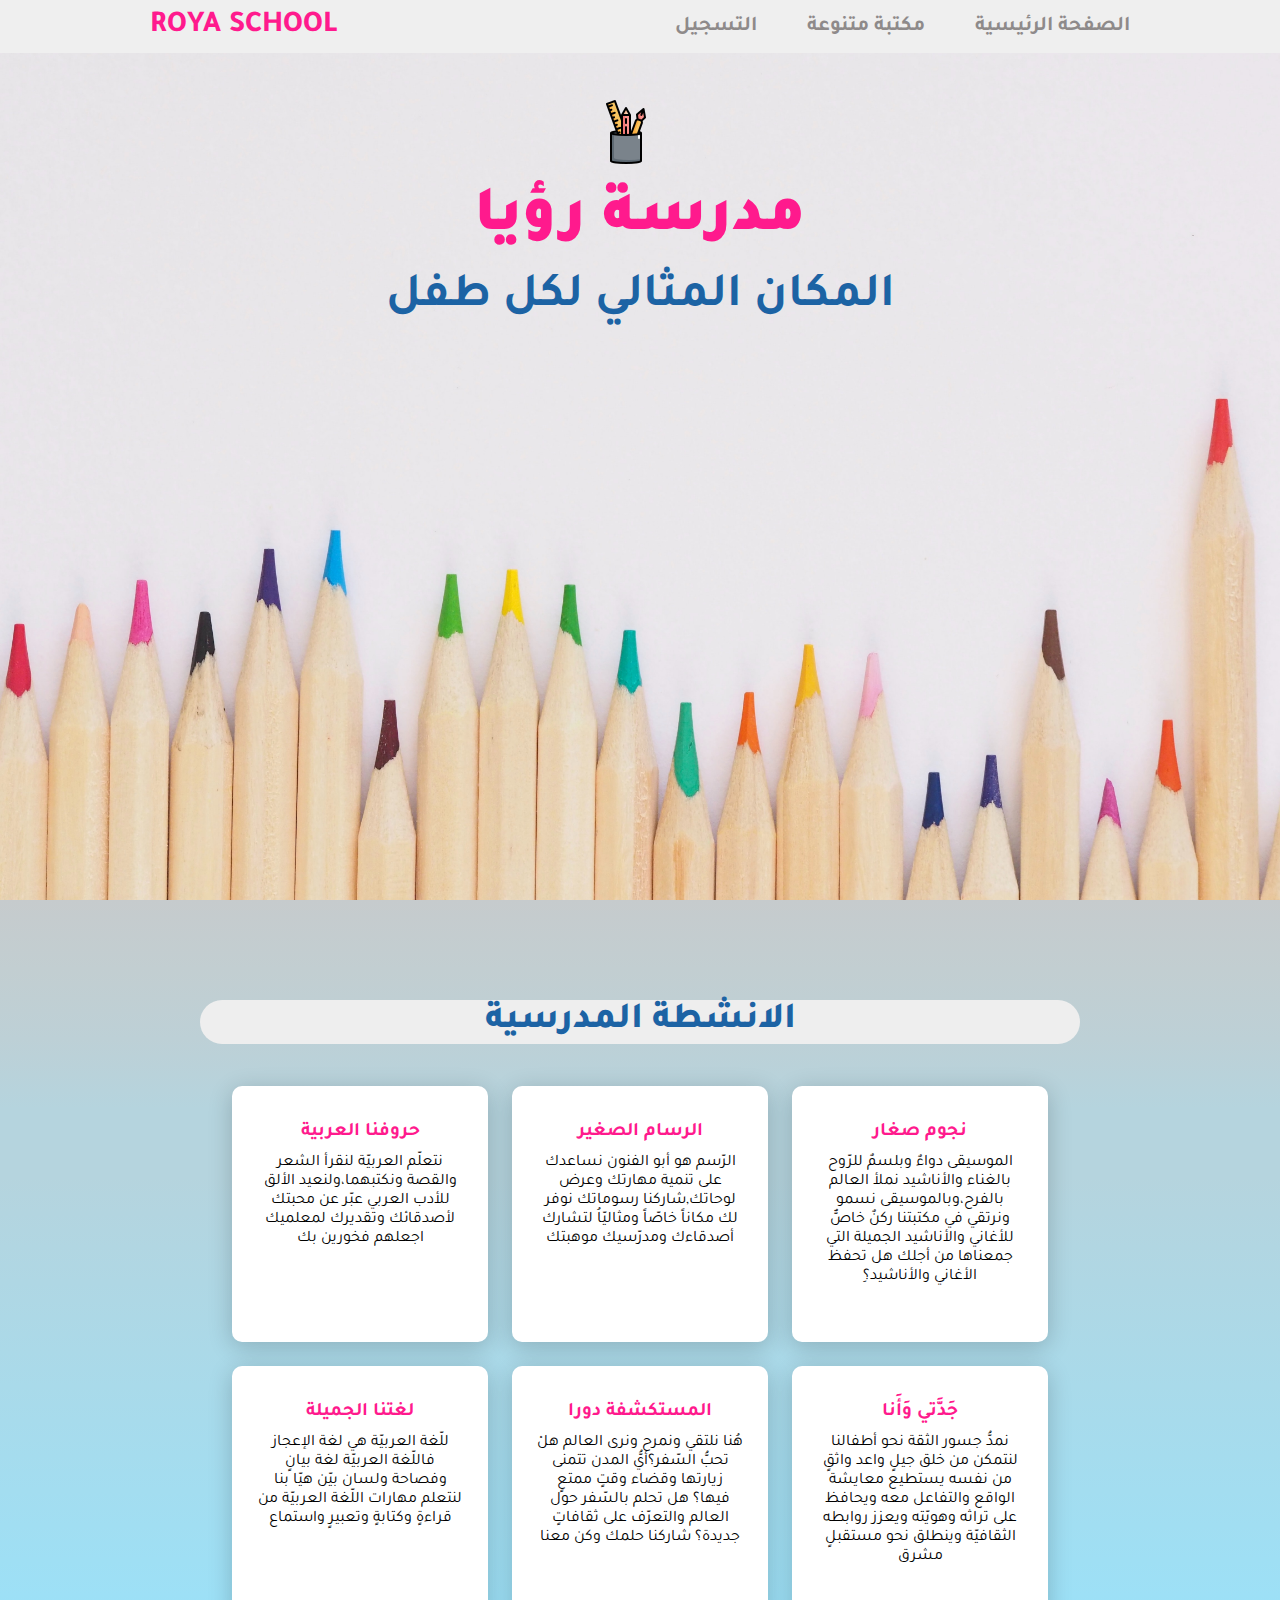
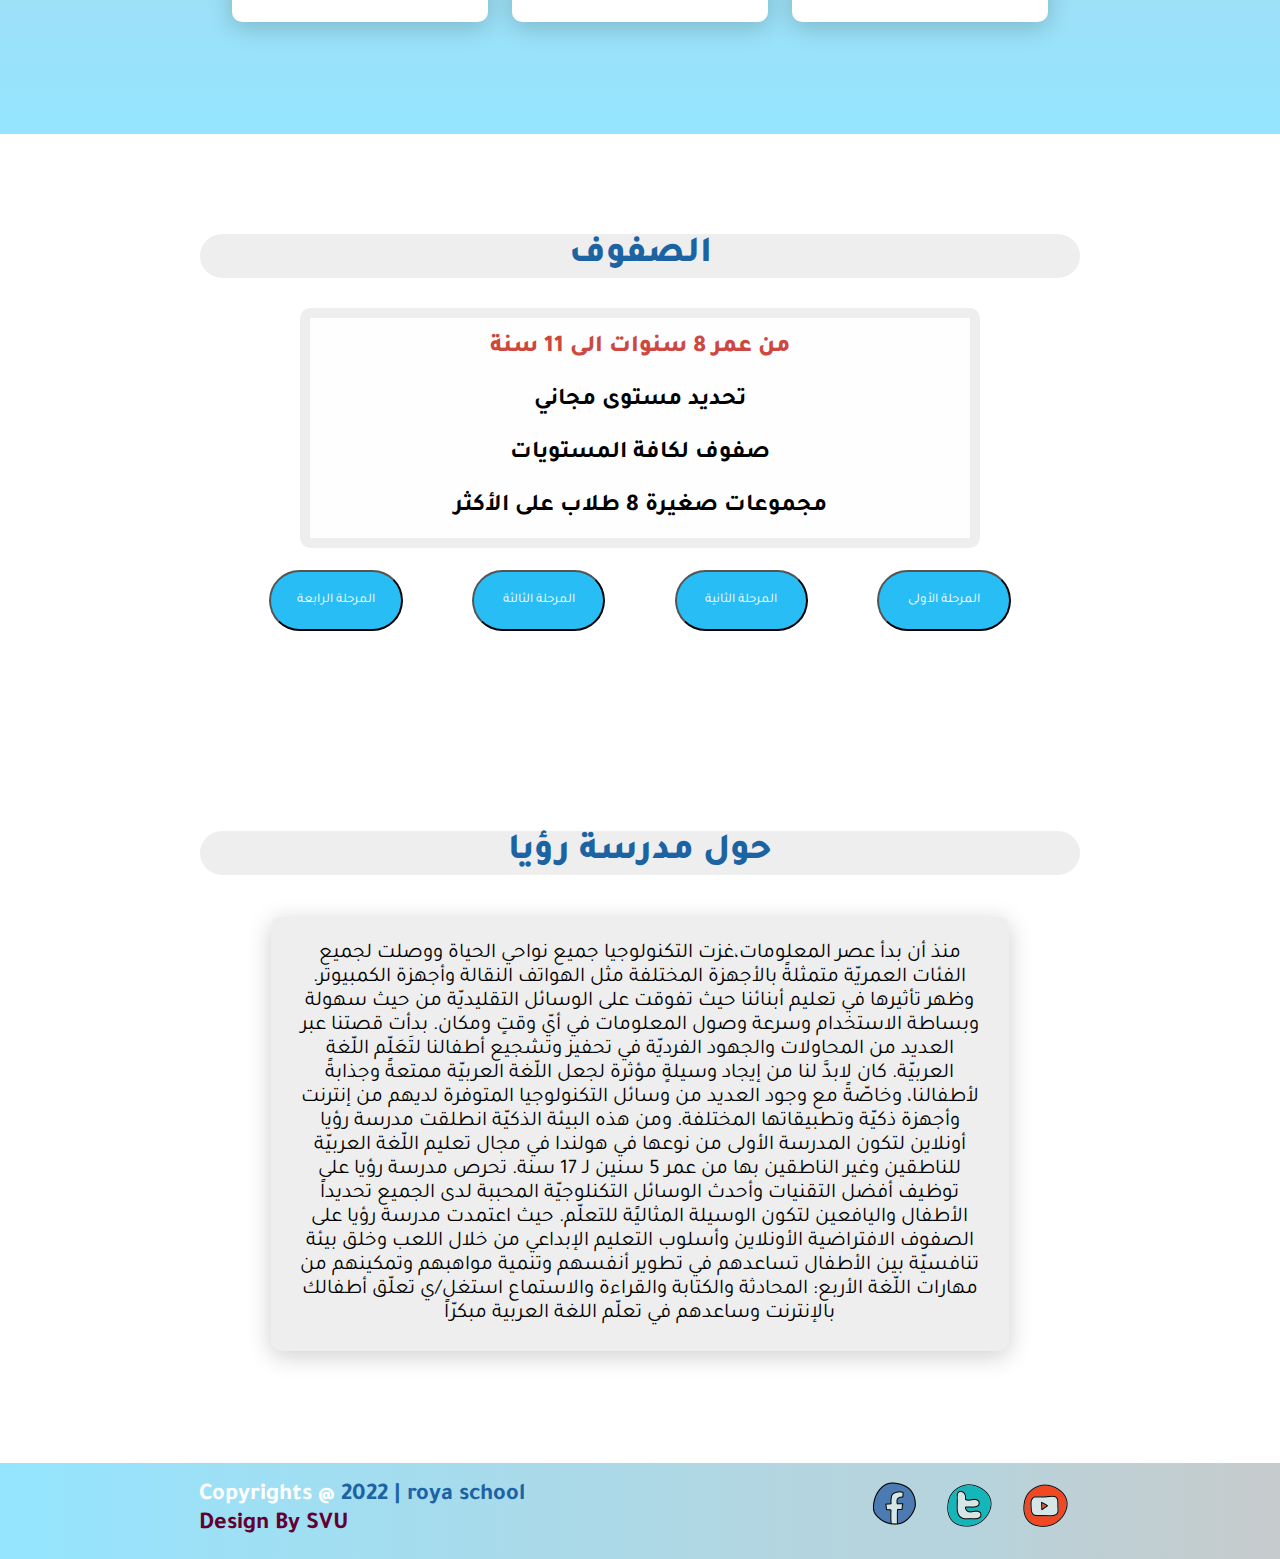
<file: index.html>
<!DOCTYPE html>
<html lang="en">

    <head>
        <meta charset="UTF-8">
        <meta http-equiv="X-UA-Compatible" content="IE=edge">
        <meta name="viewport" content="width=device-width, initial-scale=1.0">
        <link rel="preconnect" href="https://fonts.googleapis.com">
        <link rel="preconnect" href="https://fonts.gstatic.com" crossorigin>
        <link href="https://fonts.googleapis.com/css2?family=Cairo:wght@300;400&family=Tajawal:wght@300&display=swap"
            rel="stylesheet">
        <link rel="icon" href="../image/removbg-preview.png" type="image/icon type">
        <link rel="stylesheet" href="./CSS/index.css">
        <title> roya school - الرئيسية</title>
    </head>

    <body>
        <header>
            <a href="#" class="logo"> ROYA SCHOOL </a>
            <nav>
                <a href="./index.html"> الصفحة الرئيسية </a>
                <a href="./HTML/library.html"> مكتبة متنوعة </a>
                <a href="./HTML/register.html"> التسجيل</a>
            </nav>
        </header>
        <section class="first_sec">
            <div>
                <img src="./image/icons8-school-material-64 - Copy.png" />
                <h1>مدرسة رؤيا </h1>
                <h2> المكان المثالي لكل طفل </h2>
                <h3 class="change_t"> </h3>
            </div>
        </section>
        <section class="cards">
            <h2 class="title"> الانشطة المدرسية </h2>
            <div class="content">
                <div class="card">
                    <div class="info">
                        <h3> حروفنا العربية </h3>
                        <p>نتعلّم العربيّة لنقرأ الشعر والقصة ونكتبهما،ولنعيد الألق للأدب العربي
                            عبّر عن محبتك لأصدقائك وتقديرك لمعلميك اجعلهم فخورين بك
                        </p>
                    </div>
                </div>
                <div class="card">
                    <div>
                        <h3> الرسام الصغير </h3>
                        <p>الرّسم هو أبو الفنون نساعدك على تنمية مهارتك وعرض لوحاتك,شاركنا رسوماتك نوفر لك مكاناً خاصّاً
                            ومثاليّاُ لتشارك أصدقاءك ومدرّسيك موهبتك
                        </p>
                    </div>
                </div>
                <div class="card">
                    <div>
                        <h3> نجوم صغار </h3>
                        <p>
                            الموسيقى دواءٌ وبلسمٌ للرّوح بالغناء والأناشيد نملأ العالم بالفرح،وبالموسيقى نسمو ونرتقي في
                            مكتبتنا ركنٌ خاصٌّ للأغاني والأناشيد الجميلة التي جمعناها من أجلك
                            هل تحفظ الأغاني والأناشيد؟ِ
                        </p>
                    </div>
                </div>
                <div class="card">
                    <div>
                        <h3> لغتنا الجميلة </h3>
                        <P>
                            للّغة العربيّة هي لغة الإعجاز فاللّغة العربيّة لغة بيانٍ وفصاحة ولسان بيّن هيّا بنا لنتعلم
                            مهارات اللّغة العربيّة من قراءةٍ وكتابةٍ وتعبيرٍ واستماع
                        </p>
                    </div>
                </div>
                <div class="card">
                    <div>
                        <h3> المستكشفة دورا</h3>
                        <P>
                            هُنا نلتقي ونمرح ونرى العالم هلْ تحبُّ السّفر؟أيُّ المدن تتمنى زيارتها وقضاء وقتٍ ممتعٍ
                            فيها؟ هل تحلم بالسّفر حول العالم والتعرّف على ثقافاتٍ جديدة؟ شاركنا حلمك وكن معنا
                        </p>
                    </div>
                </div>
                <div class="card">
                    <div>
                        <h3> جَدَّتي وَأَنا </h3>
                        <p>
                            نمدُّ جسور الثقة نحو أطفالنا لنتمكن من خلق جيلٍ واعد واثقٍ من نفسه يستطيع معايشة الواقع
                            والتفاعل معه ويحافظ على تراثه وهويّته ويعزز روابطه الثقافيّة وينطلق نحو مستقبلٍ مشرق
                        </p>
                    </div>
                </div>
            </div>
        </section>
        <section class="projects">
            <h2 class="title"> الصفوف </h2>
            <div class="contentt">
                <h2 class="tt" id="1"> من عمر 8 سنوات الى 11 سنة </h2>
                <h2 id="2"> تحديد مستوى مجاني </h2>
                <h2 id="3"> صفوف لكافة المستويات </h2>
                <h2 id="4"> مجموعات صغيرة 8 طلاب على الأكثر </h2>
            </div>
            <div class="buttons">
                <button onclick="f_click1()"> المرحلة الأولى </button>
                <button onclick="f_click2()"> المرحلة الثانية </button>
                <button onclick="f_click3()"> المرحلة الثالثة </button>
                <button onclick="f_click4()"> المرحلة الرابعة </button>
            </div>
        </section>
        <section class="about">
            <h2 class="title"> حول مدرسة رؤيا </h2>
            <div class="content">
                <p>منذ أن بدأ عصر المعلومات،غزت التكنولوجيا جميع نواحي الحياة ووصلت لجميع الفئات العمريّة متمثلةً
                    بالأجهزة المختلفة مثل الهواتف النقالة وأجهزة الكمبيوتر. وظهر تأثيرها في تعليم أبنائنا حيث تفوقت على
                    الوسائل التقليديّة من حيث سهولة وبساطة الاستخدام وسرعة وصول المعلومات في أيّ وقتٍ ومكان.
                    بدأت قصتنا عبر العديد من المحاولات والجهود الفرديّة في تحفيز وتشجيع أطفالنا لتَعَلّم اللّغة
                    العربيّة. كان لابدَّ لنا من إيجاد وسيلةٍ مؤثرة لجعل اللّغة العربيّة ممتعةً وجذابةً لأطفالنا، وخاصّةً
                    مع وجود العديد من وسائل التكنولوجيا المتوفرة لديهم من إنترنت وأجهزة ذكيّة وتطبيقاتها المختلفة.
                    ومن هذه البيئة الذكيّة انطلقت مدرسة رؤيا أونلاين لتكون المدرسة الأولى من نوعها في هولندا في مجال
                    تعليم اللّغة العربيّة للناطقين وغير الناطقين بها من عمر 5 سنين لـ 17 سنة.
                    تحرص مدرسة رؤيا على توظيف أفضل التقنيات وأحدث الوسائل التكنلوجيّة المحببة لدى الجميع تحديداً
                    الأطفال واليافعين لتكون الوسيلة المثاليًة للتعلّم.
                    حيث اعتمدت مدرسة رؤيا على الصفوف الافتراضية الأونلاين وأسلوب التعليم الإبداعي من خلال اللعب وخلق
                    بيئة تنافسيّة بين الأطفال تساعدهم في تطوير أنفسهم وتنمية مواهبهم وتمكينهم من مهارات اللّغة الأربع:
                    المحادثة والكتابة والقراءة والاستماع
                    استغل/ي تعلّق أطفالك بالإنترنت وساعدهم في تعلّم اللغة العربية مبكرّاً
                </p>
            </div>
        </section>
        <footer class=" footer">
            <p class="footer_title">Copyrights @ <span> 2022 | roya school </span>
                <br> <span class="span2"> Design By SVU </span>
            </p>
            <div class="icons">
                <a href="#"><img src="./image/icons8-facebook-48.png"></a>
                <a href="#"><img src="./image/icons8-old-twitter-logo-48.png"></a>
                <a href="#"><img src="./image/icons8-youtube-48.png"></a>
            </div>
        </footer>
        <script src="../JS/index.js"></script>
    </body>

</html>
</file>
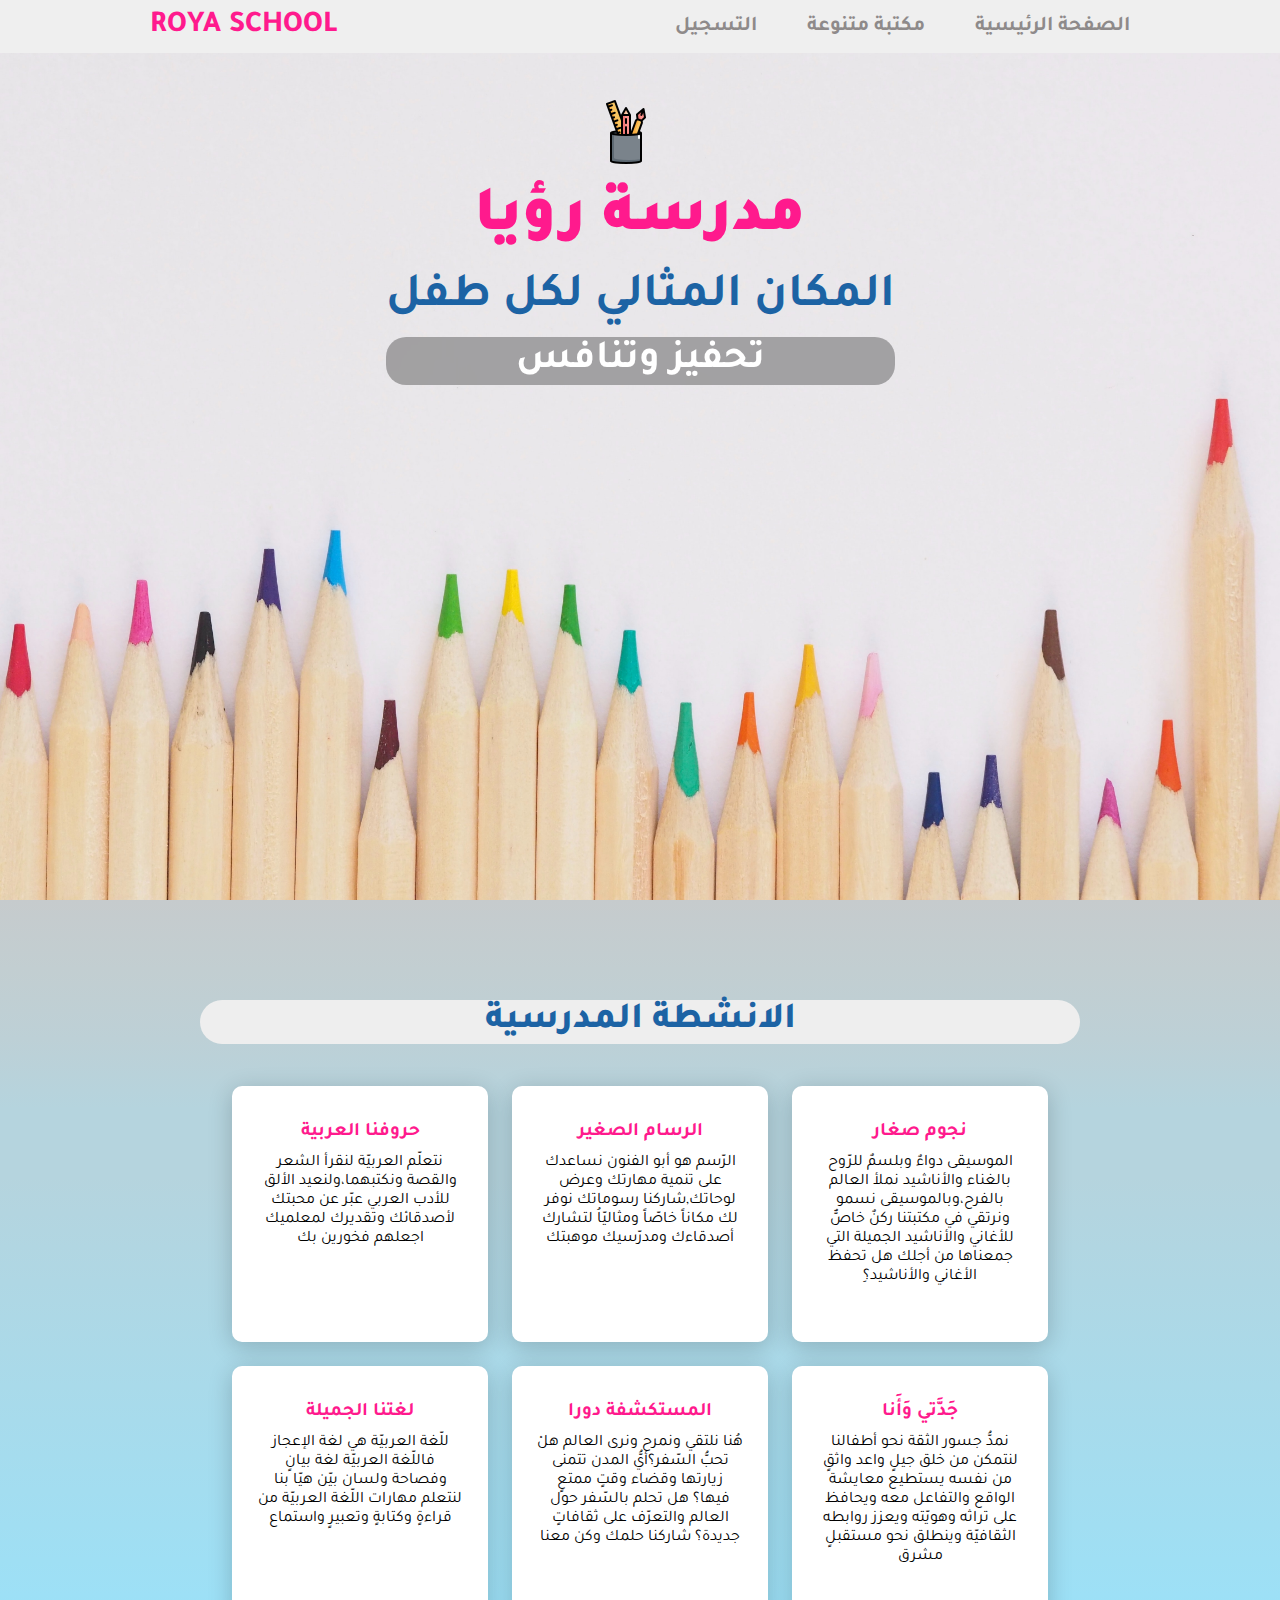
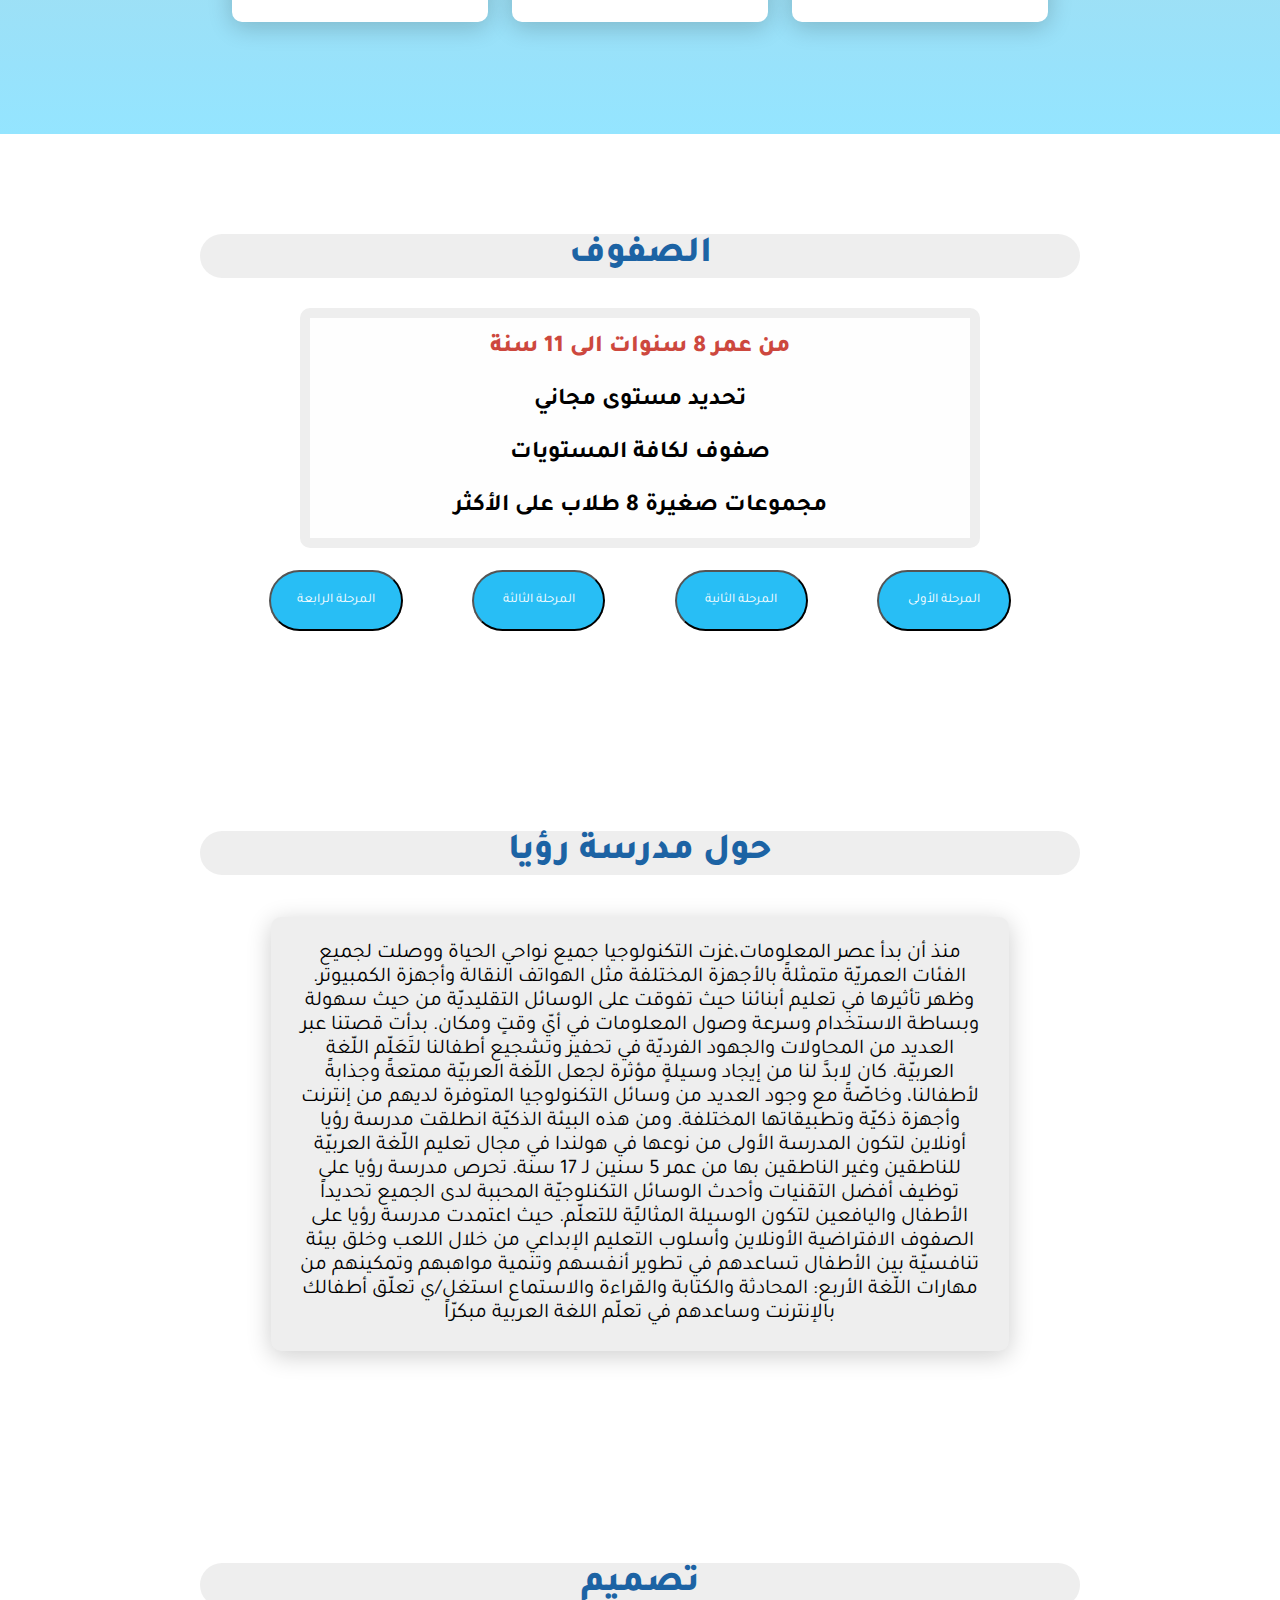
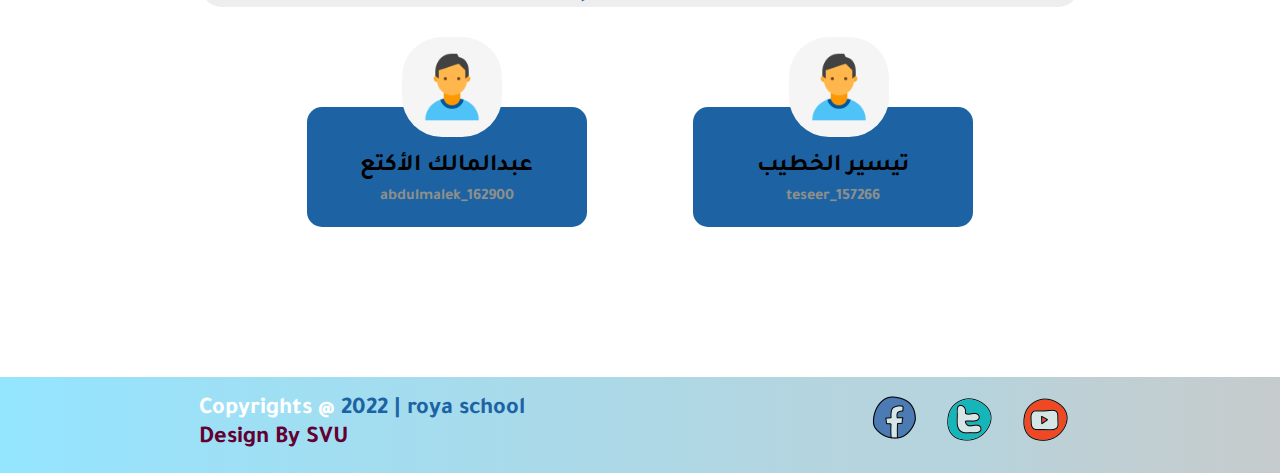
<file: HTML/index.html>
<!DOCTYPE html>
<html lang="en">

    <head>
        <meta charset="UTF-8">
        <meta http-equiv="X-UA-Compatible" content="IE=edge">
        <meta name="viewport" content="width=device-width, initial-scale=1.0">
        <link rel="preconnect" href="https://fonts.googleapis.com">
        <link rel="preconnect" href="https://fonts.gstatic.com" crossorigin>
        <link href="https://fonts.googleapis.com/css2?family=Cairo:wght@300;400&family=Tajawal:wght@300&display=swap"
            rel="stylesheet">
        <link rel="icon" href="../image/removbg-preview.png" type="image/icon type">
        <link rel="stylesheet" href="../CSS/index.css">
        <title> roya school - الرئيسية</title>
    </head>

    <body>
        <header>
            <a href="#" class="logo"> ROYA SCHOOL </a>
            <nav>
                <a href="./index.html"> الصفحة الرئيسية </a>
                <a href="./library.html"> مكتبة متنوعة </a>
                <a href="./register.html"> التسجيل</a>
            </nav>
        </header>
        <section class="first_sec">
            <div>
                <img src="../image/icons8-school-material-64 - Copy.png" />
                <h1>مدرسة رؤيا </h1>
                <h2> المكان المثالي لكل طفل </h2>
                <h3 class="change_t"> </h3>
            </div>
        </section>
        <section class="cards">
            <h2 class="title"> الانشطة المدرسية </h2>
            <div class="content">
                <div class="card">
                    <div class="info">
                        <h3> حروفنا العربية </h3>
                        <p>نتعلّم العربيّة لنقرأ الشعر والقصة ونكتبهما،ولنعيد الألق للأدب العربي
                            عبّر عن محبتك لأصدقائك وتقديرك لمعلميك اجعلهم فخورين بك
                        </p>
                    </div>
                </div>
                <div class="card">
                    <div>
                        <h3> الرسام الصغير </h3>
                        <p>الرّسم هو أبو الفنون نساعدك على تنمية مهارتك وعرض لوحاتك,شاركنا رسوماتك نوفر لك مكاناً خاصّاً
                            ومثاليّاُ لتشارك أصدقاءك ومدرّسيك موهبتك
                        </p>
                    </div>
                </div>
                <div class="card">
                    <div>
                        <h3> نجوم صغار </h3>
                        <p>
                            الموسيقى دواءٌ وبلسمٌ للرّوح بالغناء والأناشيد نملأ العالم بالفرح،وبالموسيقى نسمو ونرتقي في
                            مكتبتنا ركنٌ خاصٌّ للأغاني والأناشيد الجميلة التي جمعناها من أجلك
                            هل تحفظ الأغاني والأناشيد؟ِ
                        </p>
                    </div>
                </div>
                <div class="card">
                    <div>
                        <h3> لغتنا الجميلة </h3>
                        <P>
                            للّغة العربيّة هي لغة الإعجاز فاللّغة العربيّة لغة بيانٍ وفصاحة ولسان بيّن هيّا بنا لنتعلم
                            مهارات اللّغة العربيّة من قراءةٍ وكتابةٍ وتعبيرٍ واستماع
                        </p>
                    </div>
                </div>
                <div class="card">
                    <div>
                        <h3> المستكشفة دورا</h3>
                        <P>
                            هُنا نلتقي ونمرح ونرى العالم هلْ تحبُّ السّفر؟أيُّ المدن تتمنى زيارتها وقضاء وقتٍ ممتعٍ
                            فيها؟ هل تحلم بالسّفر حول العالم والتعرّف على ثقافاتٍ جديدة؟ شاركنا حلمك وكن معنا
                        </p>
                    </div>
                </div>
                <div class="card">
                    <div>
                        <h3> جَدَّتي وَأَنا </h3>
                        <p>
                            نمدُّ جسور الثقة نحو أطفالنا لنتمكن من خلق جيلٍ واعد واثقٍ من نفسه يستطيع معايشة الواقع
                            والتفاعل معه ويحافظ على تراثه وهويّته ويعزز روابطه الثقافيّة وينطلق نحو مستقبلٍ مشرق
                        </p>
                    </div>
                </div>
            </div>
        </section>
        <section class="projects">
            <h2 class="title"> الصفوف </h2>
            <div class="contentt">
                <h2 class="tt" id="1"> من عمر 8 سنوات الى 11 سنة </h2>
                <h2 id="2"> تحديد مستوى مجاني </h2>
                <h2 id="3"> صفوف لكافة المستويات </h2>
                <h2 id="4"> مجموعات صغيرة 8 طلاب على الأكثر </h2>
            </div>
            <div class="buttons">
                <button onclick="f_click1()"> المرحلة الأولى </button>
                <button onclick="f_click2()"> المرحلة الثانية </button>
                <button onclick="f_click3()"> المرحلة الثالثة </button>
                <button onclick="f_click4()"> المرحلة الرابعة </button>
            </div>
        </section>
        <section class="about">
            <h2 class="title"> حول مدرسة رؤيا </h2>
            <div class="content">
                <p>منذ أن بدأ عصر المعلومات،غزت التكنولوجيا جميع نواحي الحياة ووصلت لجميع الفئات العمريّة متمثلةً
                    بالأجهزة المختلفة مثل الهواتف النقالة وأجهزة الكمبيوتر. وظهر تأثيرها في تعليم أبنائنا حيث تفوقت على
                    الوسائل التقليديّة من حيث سهولة وبساطة الاستخدام وسرعة وصول المعلومات في أيّ وقتٍ ومكان.
                    بدأت قصتنا عبر العديد من المحاولات والجهود الفرديّة في تحفيز وتشجيع أطفالنا لتَعَلّم اللّغة
                    العربيّة. كان لابدَّ لنا من إيجاد وسيلةٍ مؤثرة لجعل اللّغة العربيّة ممتعةً وجذابةً لأطفالنا، وخاصّةً
                    مع وجود العديد من وسائل التكنولوجيا المتوفرة لديهم من إنترنت وأجهزة ذكيّة وتطبيقاتها المختلفة.
                    ومن هذه البيئة الذكيّة انطلقت مدرسة رؤيا أونلاين لتكون المدرسة الأولى من نوعها في هولندا في مجال
                    تعليم اللّغة العربيّة للناطقين وغير الناطقين بها من عمر 5 سنين لـ 17 سنة.
                    تحرص مدرسة رؤيا على توظيف أفضل التقنيات وأحدث الوسائل التكنلوجيّة المحببة لدى الجميع تحديداً
                    الأطفال واليافعين لتكون الوسيلة المثاليًة للتعلّم.
                    حيث اعتمدت مدرسة رؤيا على الصفوف الافتراضية الأونلاين وأسلوب التعليم الإبداعي من خلال اللعب وخلق
                    بيئة تنافسيّة بين الأطفال تساعدهم في تطوير أنفسهم وتنمية مواهبهم وتمكينهم من مهارات اللّغة الأربع:
                    المحادثة والكتابة والقراءة والاستماع
                    استغل/ي تعلّق أطفالك بالإنترنت وساعدهم في تعلّم اللغة العربية مبكرّاً
                </p>
            </div>
        </section>
        <section class="team">
            <h2 class="title"> تصميم </h2>
            <div class="members">
                <div class="member">
                    <div class="img">
                        <img src="../image/icons8-person-96.png">
                    </div>
                    <h4> عبدالمالك الأكتع </h4>
                    <h5> abdulmalek_162900 </h5>
                </div>
                <div class="member">
                    <div class="img">
                        <img src="../image/icons8-person-96.png">
                    </div>
                    <h4> تيسير الخطيب </h4>
                    <h5> teseer_157266 </h5>
                </div>
            </div>
        </section>
        <footer class=" footer">
            <p class="footer_title">Copyrights @ <span> 2022 | roya school </span>
                <br> <span class="span2"> Design By SVU </span>
            </p>
            <div class="icons">
                <a href="#"><img src="../image/icons8-facebook-48.png"></a>
                <a href="#"><img src="../image/icons8-old-twitter-logo-48.png"></a>
                <a href="#"><img src="../image/icons8-youtube-48.png"></a>
            </div>
        </footer>
        <script src="../JS/index.js"></script>
    </body>

</html>
</file>
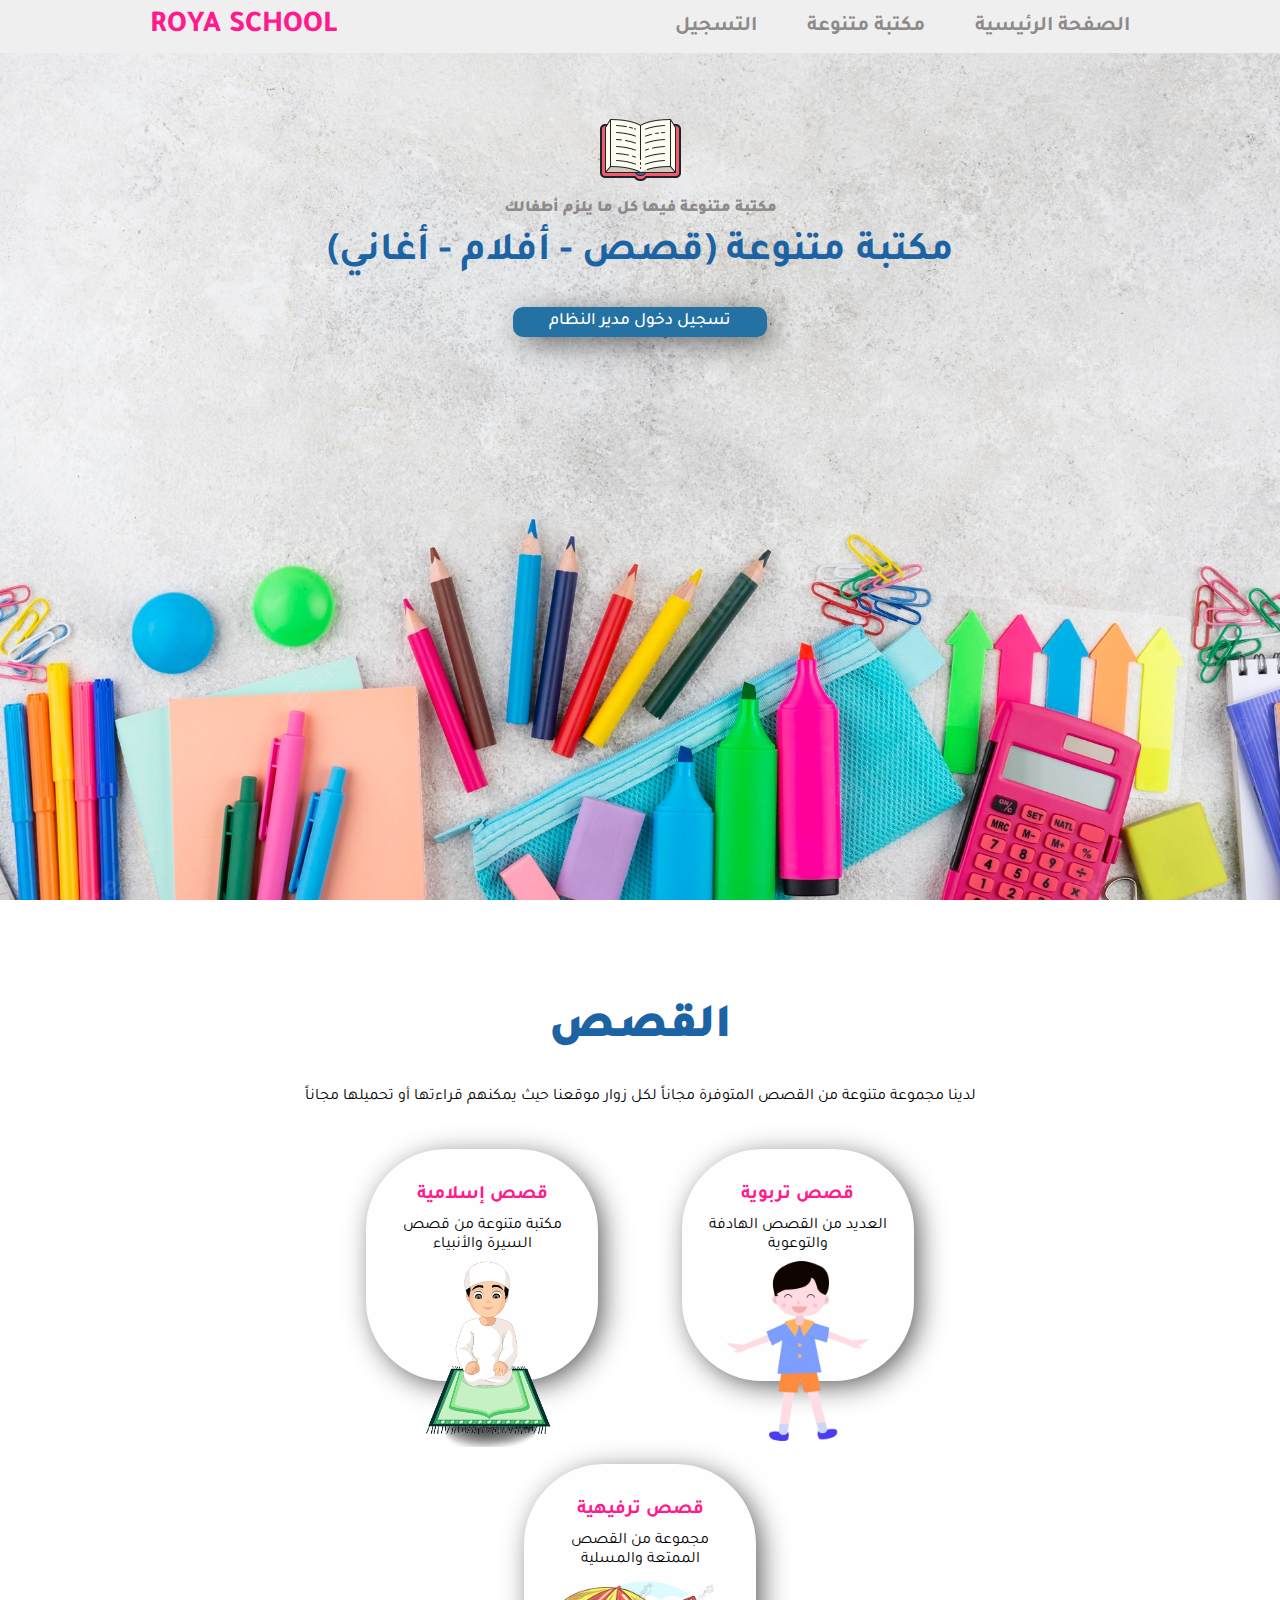
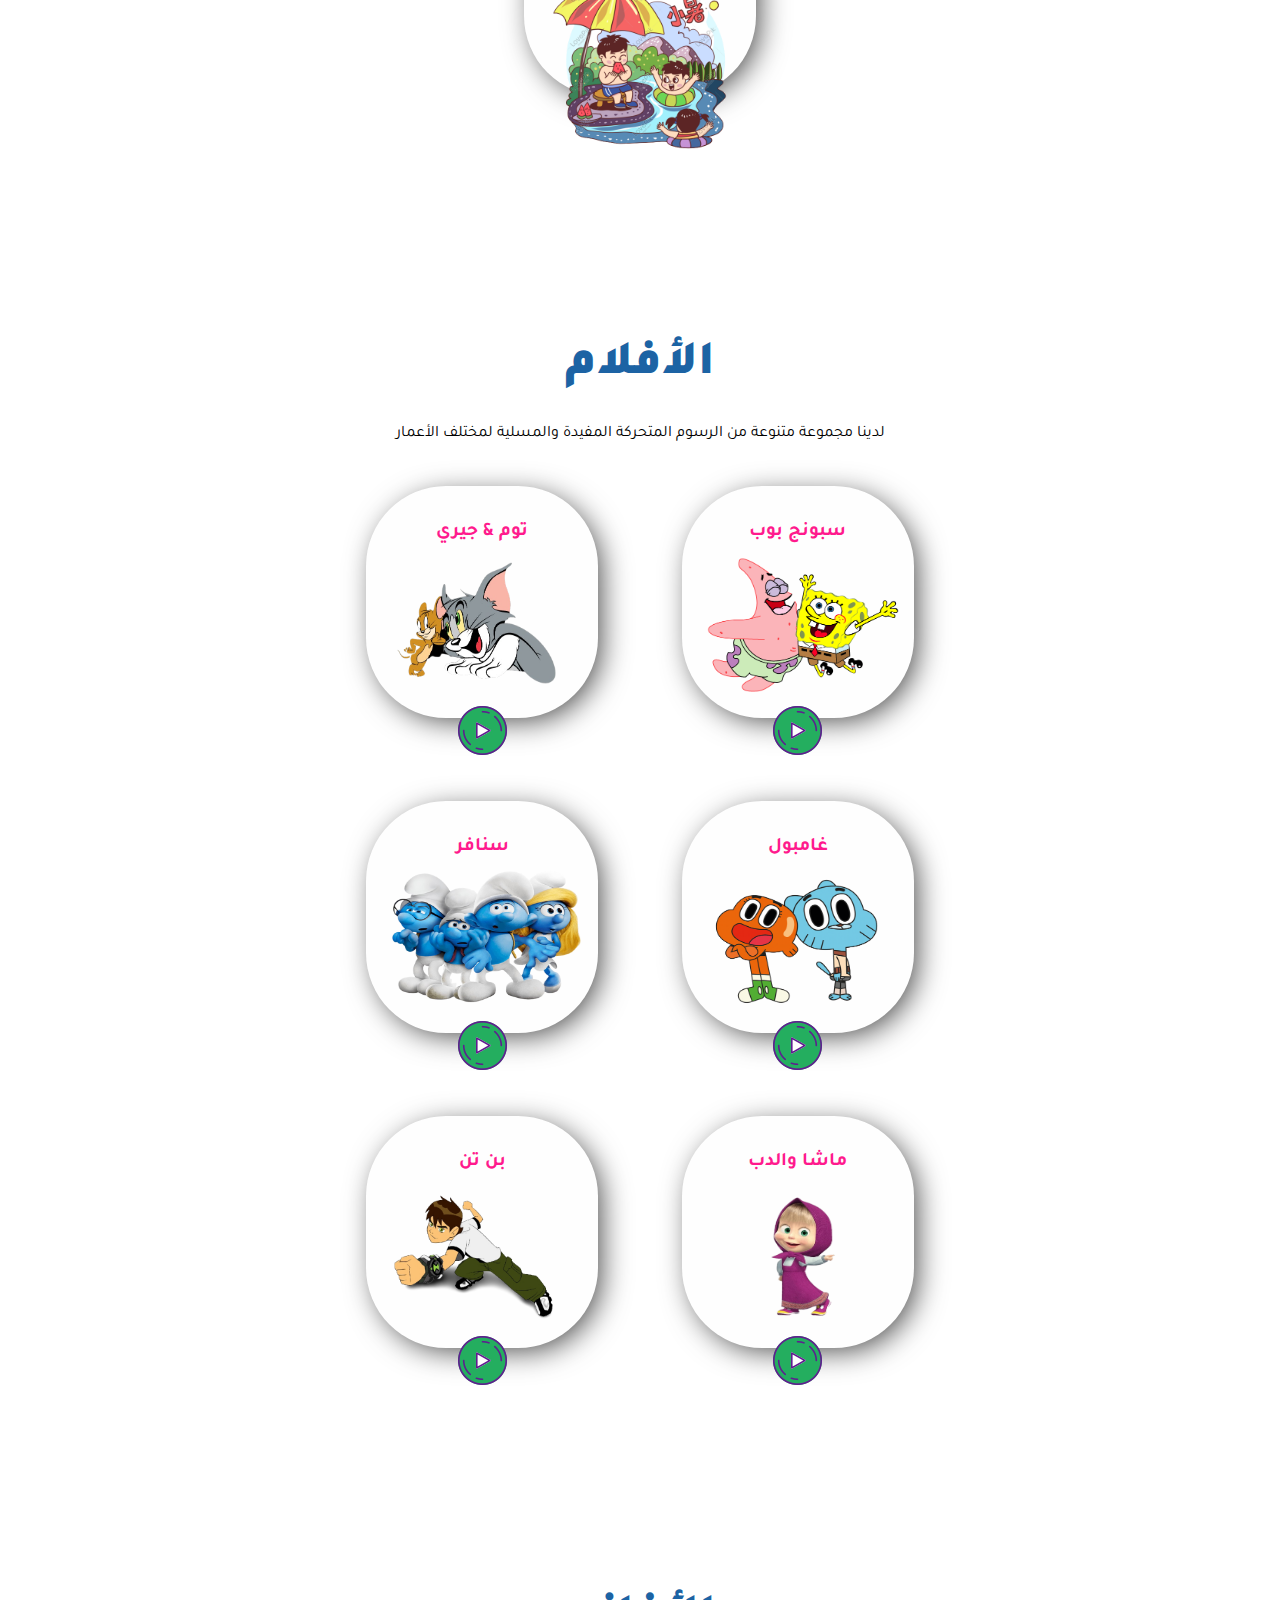
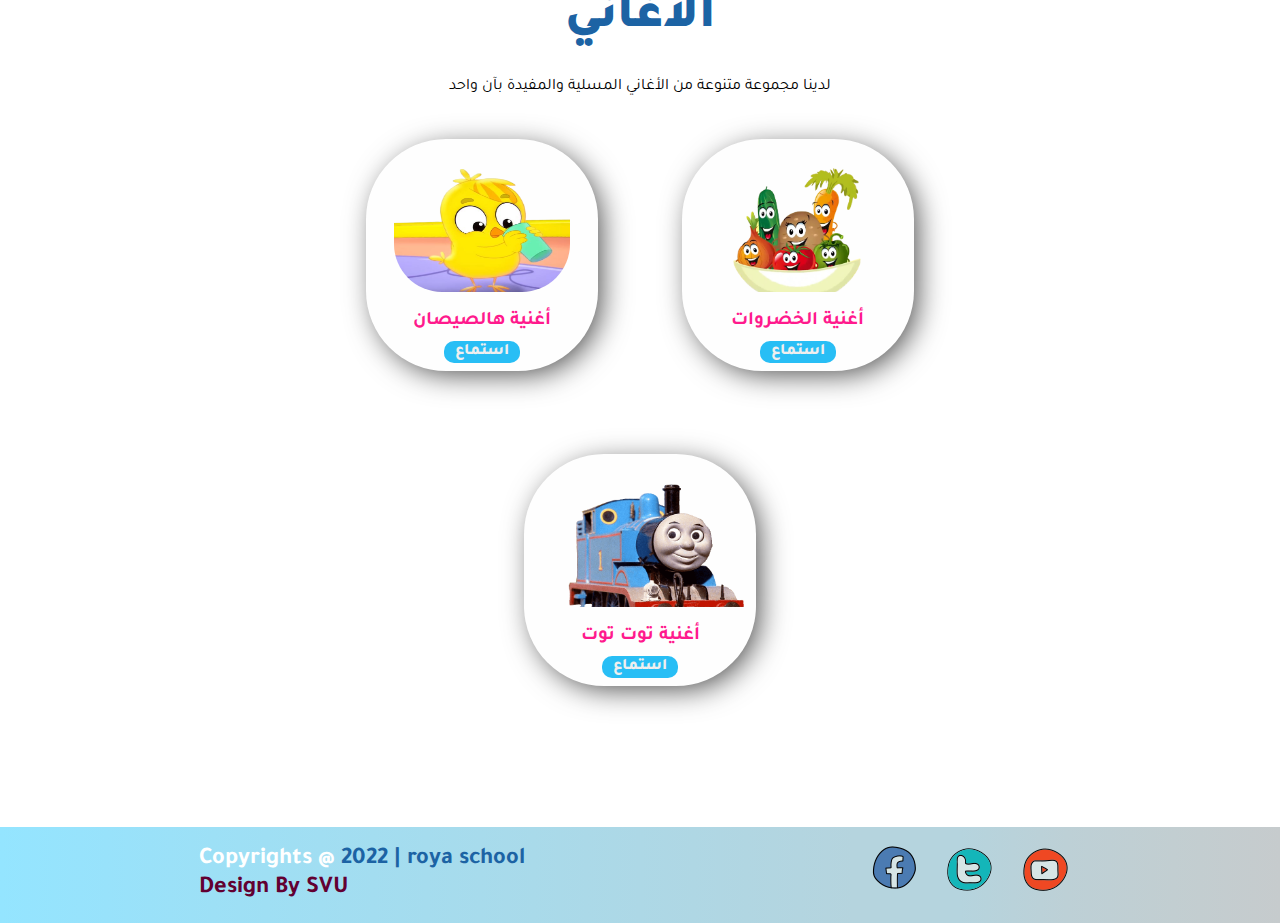
<file: HTML/library.html>
<!DOCTYPE html>
<html lang="en">

    <head>
        <meta charset="UTF-8">
        <meta http-equiv="X-UA-Compatible" content="IE=edge">
        <meta name="viewport" content="width=device-width, initial-scale=1.0">
        <link rel="preconnect" href="https://fonts.googleapis.com">
        <link rel="preconnect" href="https://fonts.gstatic.com" crossorigin>
        <link href="https://fonts.googleapis.com/css2?family=Cairo:wght@300;400&family=Tajawal:wght@300&display=swap"
            rel="stylesheet">
        <link rel="icon" href="../image/removbg-preview.png" type="image/icon type">
        <link rel="stylesheet" href="../CSS/library.css">
        <title>roya school - المكتبة</title>
    </head>

    <body>
        <header>
            <a href="#" class="logo"> ROYA SCHOOL </a>
            <nav>
                <a href="../index.html"> الصفحة الرئيسية </a>
                <a href="./library.html"> مكتبة متنوعة </a>
                <a href="./register.html"> التسجيل</a>
            </nav>
        </header>
        <section class="first_sec">
            <div>
                <img src="../image/icons8-literature-100.png" />
                <p> مكتبة متنوعة فيها كل ما يلزم أطفالك </p>
                <h2> <span> مكتبة متنوعة </span> (قصص - أفلام - أغاني) </h2>
                <h3 class="change_tex"> </h3>
                <div>
                    <button onclick="f_popup()" id="btn_login"><span> تسجيل دخول مدير النظام </span></button>
                    <button onclick="f_btn_hid()" class="btn_out" id="btn_logout"><span> تسجيل الخروج </span></button>
                    <div class="log_page" id="popup">
                        <div class="content">
                            <button class="exit" onclick="f_hide()"><img
                                    src="../image/icons8-close-32 (3).png"></button>
                            <h1> تسجيل الدخول </h1>
                            <form>
                                <input type=" text" placeholder="اسم المستخدم" required name="user_name" id="user-name">
                                <input type="password" placeholder="كلمة السر" required name="password" id="password">
                                <button onclick="f_load()"> <span>تسجيل</span></button>
                            </form>
                        </div>
                    </div>
                </div>
            </div>
        </section>
        <section class="cards">
            <h2 class="title"> القصص </h2>
            <p> لدينا مجموعة متنوعة من القصص المتوفرة مجاناً لكل زوار موقعنا حيث يمكنهم قراءتها أو تحميلها مجاناً </p>
            <div class="content" id="cards_add">
                <div class="card">
                    <div class="buttons_mov" id="btn_show0">
                        <div class="buttons">
                            <button class="button_remove" id="remove">
                                <div><img src="../image/icons8-delete-32.png"></div>
                            </button>
                        </div>
                        <div class="buttons">
                            <button class="button_edit" id="edit">
                                <div><img src="../image/icons8-edit-32 (3).png"></div>
                            </button>
                        </div>
                    </div>
                    <h3> قصص إسلامية </h3>
                    <p>مكتبة متنوعة من قصص السيرة والأنبياء </p>
                    <a href="https://books-library.net/files/books-library.online_noo541390ec952eecade56875-18080.pdf"
                        target="_blank">
                        <div class="islam">
                            <img src="../image/png-clipart.png">
                        </div>
                    </a>
                </div>
                <div class="card">
                    <div class="buttons_mov" id="btn_show1">
                        <div class="buttons">
                            <button class="button_remove" id="remove">
                                <div><img src="../image/icons8-delete-32.png"></div>
                            </button>
                        </div>
                        <div class="buttons">
                            <button class="button_edit" id="edit">
                                <div><img src="../image/icons8-edit-32 (3).png"></div>
                            </button>
                        </div>
                    </div>
                    <h3> قصص تربوية </h3>
                    <p> العديد من القصص الهادفة والتوعوية </p>
                    <a href="https://books-library.net/files/books-library.online-02092225Bj9A0.pdf" target="_blank">
                        <div class="educational">
                            <img src="../image/pngtree-cartoon.png">
                        </div>
                    </a>
                </div>
                <div class="card">
                    <div class="buttons_mov" id="btn_show2">
                        <div class="buttons">
                            <button class="button_remove" id="remove">
                                <div><img src="../image/icons8-delete-32.png"></div>
                            </button>
                        </div>
                        <div class="buttons">
                            <button class="button_edit" id="edit">
                                <div><img src="../image/icons8-edit-32 (3).png"></div>
                            </button>
                        </div>
                    </div>
                    <h3> قصص ترفيهية </h3>
                    <p> مجموعة من القصص الممتعة والمسلية </p>
                    <a href="https://books-library.net/files/books-library.net-10291544Gh2G8.pdf" target="_blank">
                        <div class="entertainment">
                            <img src="../image/6152remove.png">
                        </div>
                    </a>
                </div>
            </div>
            <div class="buttons">
                <button class="button_add" id="btn_add_show1">
                    <div><img src="../image/icons8-add-image-32 (1).png"></div>
                </button>
            </div>
        </section>
        <section class="cards">
            <h2 class="title"> الأفلام </h2>
            <p> لدينا مجموعة متنوعة من الرسوم المتحركة المفيدة والمسلية لمختلف الأعمار </p>
            <div class="content">
                <div class="card" id="">
                    <div class="buttons_mov" id="btn_show3">
                        <div class="buttons">
                            <button class="button_remove" id="remove">
                                <div><img src="../image/icons8-delete-32.png"></div>
                            </button>
                        </div>
                        <div class="buttons">
                            <button class="button_edit" id="edit">
                                <div><img src="../image/icons8-edit-32 (3).png"></div>
                            </button>
                        </div>
                    </div>
                    <h3> توم & جيري </h3>
                    <div class="tom_jerry">
                        <img src="../image/bd3ed-removebg-preview.png">
                    </div>
                    <a class="icon" href="https://www.youtube.com/watch?v=_Q6YbIZsuPA" target="_blank">
                        <img src="../image/icons8-play-button-49.png">
                    </a>
                </div>
                <div class="card">
                    <div class="buttons_mov" id="btn_show4">
                        <div class="buttons">
                            <button class="button_remove" id="remove">
                                <div><img src="../image/icons8-delete-32.png"></div>
                            </button>
                        </div>
                        <div class="buttons">
                            <button class="button_edit" id="edit">
                                <div><img src="../image/icons8-edit-32 (3).png"></div>
                            </button>
                        </div>
                    </div>
                    <h3> سبونج بوب </h3>
                    <div class="spongebob">
                        <img src="../image/spongebob-cliparts.gif">
                    </div>
                    <a class="icon" href="https://www.youtube.com/watch?v=Ommz8QGztak" target="_blank">
                        <img src="../image/icons8-play-button-49.png">
                    </a>
                </div>
                <div class="card">
                    <div class="buttons_mov" id="btn_show5">
                        <div class="buttons">
                            <button class="button_remove" id="remove">
                                <div><img src="../image/icons8-delete-32.png"></div>
                            </button>
                        </div>
                        <div class="buttons">
                            <button class="button_edit" id="edit">
                                <div><img src="../image/icons8-edit-32 (3).png"></div>
                            </button>
                        </div>
                    </div>
                    <h3> سنافر </h3>
                    <div class="smurf">
                        <img src="../image/smurfette-brainy-smurf.png">
                    </div>
                    <a class="icon" href="https://www.youtube.com/watch?v=hZN4FzALCFI" target="_blank">
                        <img src="../image/icons8-play-button-49.png">
                    </a>
                </div>
                <div class="card">
                    <div class="buttons_mov" id="btn_show6">
                        <div class="buttons">
                            <button class="button_remove" id="remove">
                                <div><img src="../image/icons8-delete-32.png"></div>
                            </button>
                        </div>
                        <div class="buttons">
                            <button class="button_edit" id="edit">
                                <div><img src="../image/icons8-edit-32 (3).png"></div>
                            </button>
                        </div>
                    </div>
                    <h3> غامبول </h3>
                    <div class="gumball">
                        <img src="../image/darwin-amazing.png">
                    </div>
                    <a class="icon" href="https://www.youtube.com/watch?v=i8NGTqh9U7Q" target="_blank">
                        <img src="../image/icons8-play-button-49.png">
                    </a>
                </div>
                <div class="card">
                    <div class="buttons_mov" id="btn_show7">
                        <div class="buttons">
                            <button class="button_remove" id="remove">
                                <div><img src="../image/icons8-delete-32.png"></div>
                            </button>
                        </div>
                        <div class="buttons">
                            <button class="button_edit" id="edit">
                                <div><img src="../image/icons8-edit-32 (3).png"></div>
                            </button>
                        </div>
                    </div>
                    <h3> بن تن </h3>
                    <div class="ben_ten">
                        <img src="../image/ben-10-png-removebg-preview.png">
                    </div>
                    <a class="icon" href="https://www.youtube.com/watch?v=Su3bVHzsAIY" target="_blank">
                        <img src="../image/icons8-play-button-49.png">
                    </a>
                </div>
                <div class="card">
                    <div class="buttons_mov" id="btn_show8">
                        <div class="buttons">
                            <button class="button_remove" id="remove">
                                <div><img src="../image/icons8-delete-32.png"></div>
                            </button>
                        </div>
                        <div class="buttons">
                            <button class="button_edit" id="edit">
                                <div><img src="../image/icons8-edit-32 (3).png"></div>
                            </button>
                        </div>
                    </div>
                    <h3> ماشا والدب </h3>
                    <div class="masha">
                        <img src="../image/masha-pointing-removebg.png">
                    </div>
                    <a class="icon" href="https://www.youtube.com/watch?v=WZC2KmDClKM" target="_blank">
                        <img src="../image/icons8-play-button-49.png">
                    </a>
                </div>
            </div>
            <div class="buttons">
                <button class="button_add" id="btn_add_show2">
                    <div><img src="../image/icons8-add-image-32 (1).png"></div>
                </button>
            </div>
        </section>
        <section class="cards">
            <h2 class="title"> الأغاني </h2>
            <p> لدينا مجموعة متنوعة من الأغاني المسلية والمفيدة بآن واحد </p>
            <div class="content">
                <div class="card">
                    <div class="buttons_mov" id="btn_show9">
                        <div class="buttons">
                            <button class="button_remove" id="remove">
                                <div><img src="../image/icons8-delete-32.png"></div>
                            </button>
                        </div>
                        <div class="buttons">
                            <button class="button_edit" id="edit">
                                <div><img src="../image/icons8-edit-32 (3).png"></div>
                            </button>
                        </div>
                    </div>
                    <div class="song1">
                        <img src="../image/screen-4-removebg-preview.png">
                    </div>
                    <h3> أغنية هالصيصان </h3>
                    <a class="link" href="https://www.youtube.com/watch?v=H6qNS9toSWk" target="_blank"> &nbsp استماع
                        &nbsp </a>
                </div>
                <div class="card">
                    <div class="buttons_mov" id="btn_show10">
                        <div class="buttons">
                            <button class="button_remove" id="remove">
                                <div><img src="../image/icons8-delete-32.png"></div>
                            </button>
                        </div>
                        <div class="buttons">
                            <button class="button_edit" id="edit">
                                <div><img src="../image/icons8-edit-32 (3).png"></div>
                            </button>
                        </div>
                    </div>
                    <div class="song2">
                        <img src="../image/maxresdefahulght-removebg-preview.png">
                    </div>
                    <h3> أغنية الخضروات </h3>
                    <a class="link" href="https://www.youtube.com/watch?v=Pf1Y0JtfMPU" target="_blank"> &nbsp استماع
                        &nbsp</a>
                </div>
                <div class="card">
                    <div class="buttons_mov" id="btn_show11">
                        <div class="buttons">
                            <button class="button_remove" id="remove">
                                <div><img src="../image/icons8-delete-32.png"></div>
                            </button>
                        </div>
                        <div class="buttons">
                            <button class="button_edit" id="edit">
                                <div><img src="../image/icons8-edit-32 (3).png"></div>
                            </button>
                        </div>
                    </div>
                    <div class="song3">
                        <img src="../image/vehicle-transport-removebg-preview.png">
                    </div>
                    <h3> أغنية توت توت </h3>
                    <a class="link" href="https://www.youtube.com/watch?v=Y4jx7uY4qks" target="_blank"> &nbsp استماع
                        &nbsp</a>
                </div>
            </div>
            <div class="buttons">
                <button class="button_add" id="btn_add_show3">
                    <div><img src="../image/icons8-add-image-32 (1).png"></div>
                </button>
            </div>
        </section>
        <footer class="footer">
            <p class="footer_title">Copyrights @ <span> 2022 | roya school </span>
                <br> <span class="span2"> Design By SVU </span>
            </p>
            <div class="icons">
                <a href="#"><img src="../image/icons8-facebook-48.png"></a>
                <a href="#"><img src="../image/icons8-old-twitter-logo-48.png"></a>
                <a href="#"><img src="../image/icons8-youtube-48.png"></a>
            </div>
        </footer>
        <script src="../JS/library.js"></script>
    </body>
</file>
<file: CSS/index.css>
* {
    font-family: 'Tajawal', sans-serif;
    box-sizing: border-box;
    margin: 0;
    padding: 0;
}


header {
    background-color: #EFEFEF;
    width: 100%;
    padding: 8px 150px;
    display: flex;
    justify-content: space-between;
    align-items: center;
    position: fixed;
    z-index: 50;


}

.logo {
    text-decoration: none;
    color: #ff1a8d;
    font-size: 1.9em;
    font-weight: 800;
}

nav a {
    text-decoration: none;
    color: #8e8a8a;
    font-size: 1.3em;
    font-weight: 600;
    padding-left: 45px;
    transition: 1s ease;

}


nav a:hover {
    color: #4e9eff;
    font-size: 1.4em;
}

section {
    padding: 100px 200px;

}

.first_sec {
    width: 100%;
    min-height: 100vh;
    background: url("../image/jess-bailey-l3N9Q27zULw-unsplash.jpg");
    background-repeat: no-repeat;
    background-size: cover;
    background-position: center;
    background-attachment: fixed;
    display: flex;
    flex-direction: column;
    align-items: center;

}

.first_sec img {
    margin-left: 13em;
}


.first_sec h1 {
    color: #ff1a8d;
    font-size: 4em;
    font-weight: 900;
    text-align: center;
    margin-top: 10px;
}

.first_sec h2 {
    color: #1c63a4;
    margin-top: 10px;
    font-size: 3em;
    font-weight: 600;
    text-align: center;
}

.first_sec h3 {
    margin-top: 10px;
    font-size: 2.5em;
    font-weight: 600;
    text-align: center;
    border-radius: 20px;
    background: rgb(0, 0, 0, 0.3);
    backdrop-filter: blur(10px);
    color: white;

}


.title {
    color: #1c63a4;
    background-color: #EEE;
    border-radius: 100px;
    font-size: 2.3em;
    font-weight: 800;
    display: flex;
    justify-content: center;
    margin-bottom: 30px;
}

.content {
    text-align: center;
    display: flex;
    flex-direction: row;
    justify-content: center;
    flex-wrap: wrap;
}

.cards {
    background-image: linear-gradient(to top, #94e5ff, #98e2fb, #9de0f6, #a1def2, #a5dcee, #a9daea,
            #add8e6, #b1d6e2, #b5d4de, #b5d4de, #bdd0d6, #c2ced1, #c6cbcd);

}

.card {
    background-color: #FFF;
    width: 16em;
    height: 16em;
    padding: 25px;
    margin: 12px;
    border-radius: 10px;
    box-shadow: 0 5px 25px rgb(10 10 10 / 20%);
    transition: 0.8s ease;


}

.card:hover {
    background-color: #e2f7ff;
    transform: scale(1.1);


}



.content h3 {
    color: #ff1a8d;
    font-size: 1.2em;
    font-weight: 700;
    margin: 10px;
}



.projects .content {
    background-color: #FEFEFE;
    width: 35em;
    border: 10px solid #eeeeee;
    min-height: 15em;
    overflow: hidden;
    border-radius: 10px;
    margin: 20px;
    display: flex;
    justify-content: center;

}

.projects .content h2 {
    margin: 10px 65px;
    text-align: center;


}

.projects .contentt {
    background-color: #FEFEFE;
    border: 10px solid #eeeeee;
    min-height: 15em;
    border-radius: 10px;
    margin: 22px 100px;
    display: flex;
    flex-direction: column;
    justify-content: center;
    align-items: center;

}

.projects .contentt h2 {
    margin: 12px;
}

.projects .contentt .tt {
    color: #cd483e;
    font-size: 1.5em;
    font-weight: 800;

}

.projects .buttons {
    display: flex;
    flex-direction: row-reverse;
    justify-content: space-evenly;

}

.projects .buttons button {
    background-color: #28bef5;
    color: white;
    width: 10em;
    padding: 20px;
    border-radius: 50px;
    cursor: pointer;
    transition: 0.5s ease;

}

.projects .buttons button:hover {
    background-color: #4aaed3;
    transform: scale(1.1);

}



.about .content p {
    background-color: #EEE;
    width: 35.5em;
    padding: 25px;
    margin: 12px;
    border-radius: 10px;
    box-shadow: 0 5px 25px rgb(10 10 10 / 20%);
    transition: 0.8s ease;
    font-size: 1.3em;

}

.about .content p:hover {
    background-color: #e2f7ff;

}

.members {
    text-align: center;
    display: flex;
    flex-wrap: wrap;
    justify-content: space-evenly;
}


.members .member {
    background-color: #1d63a4;
    margin-top: 70px;
    margin-bottom: 50px;
    width: 280px;
    position: relative;
    padding: 20px;
    line-height: 20px;
    border-radius: 15px
}


.members .member h4 {
    color: black;
    font-size: 1.5em;
    margin-top: 30px;
}

.members .member h5 {
    color: #8c8f8b;
    font-size: 1em;
    margin-top: 10px;
}


.members .member .img {
    position: absolute;
    height: 100px;
    border-radius: 40%;
    background-color: #f5f5f5;
    bottom: 90px;
    left: 34%;
    width: 100px;
}

.members .member img {
    width: 100px;
    height: 100px;
    padding: 10px;

}

.footer {
    background-image: linear-gradient(to right, #94e5ff, #98e2fb, #9de0f6, #a1def2, #a5dcee, #a9daea,
            #add8e6, #b1d6e2, #b5d4de, #b5d4de, #bdd0d6, #c2ced1, #c6cbcd);
    color: white;
    height: 6em;
    padding: 2em;
    display: flex;
    justify-content: space-around;
    align-items: center;
}

.footer_title {
    font-weight: 700;
    font-size: 1.5em;

}

.footer_title span {
    color: #1c63a4;
}

.footer_title .span2 {
    color: #620031;
}

.footer .icons a {
    color: #1c63a4;
    font-size: 2em;
    padding: 0 12px;

}

@media (max-width:1023px) and (min-width:700px) {
    header {
        padding: 12px 40px;
    }

    nav a {
        padding-left: 20px;
    }

    section {
        padding: 80px 20px;
    }

}

@media (max-width:700px) and (min-width:460px) {
    header {
        padding: 12px 30px;
    }

    .logo {
        font-size: 18px;
    }

    nav a {
        font-size: 14px;
        padding-left: 16px;
    }

    section {
        padding: 80px 20px;
    }

    .footer {
        height: 10em;
        padding: 1em;
        justify-content: space-evenly;
        flex-direction: column;
        justify-content: space-between;
    }

    .footer_title {
        font-size: 1.1em;

    }

}

@media (max-width:460px) and (min-width:100px) {
    header {
        padding: 15px 10px;
    }

    .logo {
        font-size: 14px;
    }

    nav a {
        font-size: 11px;
        padding: 0 5px;
    }

    nav a:hover {
        font-size: 12px;
    }

    section {
        padding: 80px 20px;

    }

    .first_sec img {
        margin-top: 50px;
        margin-left: 8.3em;
    }


    .first_sec h1 {
        font-size: 2.5em;
    }

    .first_sec h2 {
        font-size: 2em;
    }

    .first_sec h3 {
        font-size: 2em;
    }

    .title {
        font-size: 1.7em;
    }

    .projects .contentt {
        margin: 20px;
    }

    .projects .contentt h2 {
        margin: 10px;
        font-size: 0.8em;
    }

    .projects .contentt .tt {
        font-size: 1.3em;
        text-align: center;
    }

    .projects .buttons button {
        width: 5em;
        padding: 5px;
    }

    .about .content p {
        font-size: 1em;

    }

    .members .member {
        width: 250px;
        padding: 20px;
    }


    .members .member .img {
        left: 32%;
    }

    .footer {
        height: 9em;
        padding: 1em;
        justify-content: space-evenly;
        flex-direction: column;
        justify-content: space-between;
    }

    .footer_title {
        font-size: 0.8em;

    }
}


@font-face {
    font-family: Tajawal;
    src: url('../Tajawal-Regular.ttf');
}
</file>
<file: CSS/library.css>
.buttons_mov {
    display: flex;
    justify-content: space-around;
    margin-top: -50px;
    display: none;

}

* {
    font-family: 'Tajawal', sans-serif;
    box-sizing: border-box;
    margin: 0;
    padding: 0;
}


header {
    background-color: #EFEFEF;
    width: 100%;
    padding: 8px 150px;
    display: flex;
    justify-content: space-between;
    align-items: center;
    position: fixed;
    z-index: 50;


}

.logo {
    text-decoration: none;
    color: #ff1a8d;
    font-size: 1.9em;
    font-weight: 800;
}

nav a {
    text-decoration: none;
    color: #8e8a8a;
    font-size: 1.3em;
    font-weight: 600;
    padding-left: 45px;
    transition: 1s ease;

}


nav a:hover {
    color: #4e9eff;
    font-size: 1.4em;
}


section {
    padding: 100px 200px;

}

.first_sec {
    width: 100%;
    min-height: 100vh;
    background: url("../image/back-school-background.jpg");
    background-repeat: no-repeat;
    background-size: cover;
    background-position: center;
    background-attachment: fixed;
    display: flex;
    flex-direction: column;
    align-items: center;

}

.first_sec div {
    display: flex;
    flex-direction: column;
    align-items: center;


}


.first_sec p {
    color: #8e8a8a;
    font-size: em;
    font-weight: 900;
    text-align: center;
}

.first_sec h2 {
    color: #1c63a4;
    margin-top: 10px;
    font-size: 2.5em;
    font-weight: 600;
    text-align: center;
}

.first_sec h3 {
    color: white;
    margin-top: 10px;
    font-size: 2.5em;
    font-weight: 600;
    text-align: center;
    background-color: #ff1a8d;
    border-radius: 30px;
    width: 70%;
}

.first_sec h3 {
    margin-top: 10px;
    font-size: 2.5em;
    font-weight: 600;
    text-align: center;
    border-radius: 20px;
    width: 70%;
    background: rgb(0, 0, 0, 0.3);
    backdrop-filter: blur(10px);
    color: white;
}


.first_sec button {
    margin-top: 20px;
    width: 19em;
    border-radius: 10px;
    border: none;
    outline: none;
    background-color: #2471A3;
    cursor: pointer;
    padding: 5px;
    justify-content: center;
    box-shadow: 6px 6px 30px -4px rgba(0, 0, 0, 0.75);


}

.first_sec .btn_out {
    margin-top: 20px;
    width: 19em;
    border-radius: 10px;
    border: none;
    outline: none;
    background-color: #eb0000;
    cursor: pointer;
    padding: 5px;
    box-shadow: 6px 6px 30px -4px rgba(0, 0, 0, 0.75);
    display: none;
    justify-content: center;
}

.first_sec .btn_out:hover {
    background-color: #c40000;

}

.first_sec .btn_out:active {
    background-color: #b10000;

}

.log_page {
    margin: auto;
    position: absolute;
    top: -100%;
    transform: translate(-0%, -50%);
    transition: all 1.7s;
    opacity: 0;
    direction: rtl;

}

.log_page.open {
    top: 50%;
    opacity: 1;



}

.log_page .content {
    text-align: center;
    background-color: white;
    margin: 0 auto 100px;
    padding: 3em;
    max-width: 37em;
    min-width: 18em;
    box-shadow: 0 0 20px 0;
    border-radius: 15px;
}



.log_page .content h1 {
    text-align: center;
    color: #2471A3;
    margin-bottom: 20px;
    font-size: 2em;
}

.log_page .content input {
    padding: 15px;
    font-size: 1em;
    background-color: #f2f2f2;
    width: 100%;
    border: 0;
    margin: 0 0 20px;
    outline-color: #2471A3;
    border: 2px solid #00000000;
    background-color: #0000000d;
    box-shadow: 0 0 1px 0;
    transition: 0.3s;

}

.log_page .content input:hover {
    background-color: #0000001a;

}

.log_page .content button {
    width: 100%;
    border: 0;
    padding: 15px;
    font-size: 1.1em;
    font-weight: 500;
    cursor: pointer;
    background-color: #2471A3;
    color: #FFFFFF;
    transition: 0.4s;
}

.log_page .content .exit {
    width: auto;
    border: 0;
    padding: 0px;
    font-size: 0;
    font-weight: 0;
    cursor: pointer;
    background-color: white;
    box-shadow: 0 0 0 0;
    transition: 0.4s;
    position: absolute;
    top: -10px;
    right: 10px;
}

.log_page .content .exit:hover {
    background-color: white;
}


.log_page .content button:hover {
    background-color: #1f638e;
}

.log_page .content button:active {
    background-color: #154360;
}


.first_sec button:hover {
    background-color: #154360;
    transform: scale(1.1);

}

.first_sec button span {
    text-decoration: none;
    font-weight: 500;
    font-size: 1.3em;
    color: white;

}



.title {
    color: #1c63a4;
    border-radius: 100px;
    font-size: 3em;
    font-weight: 900;
    display: flex;
    justify-content: center;
    margin-bottom: 30px;
}

.cards p {
    text-align: center;
}

.content {
    text-align: center;
    display: flex;
    flex-direction: row;
    justify-content: center;
    flex-wrap: wrap;

}


.card {
    background-color: #FEFEFE;
    width: 14.5em;
    height: 14.5em;
    padding: 25px;
    margin: 2.6em;
    border-radius: 5em;
    box-shadow: 6px 6px 30px -4px rgba(0, 0, 0, 0.75);
    transition: 0.8s ease;
}

.card .islam img {
    background-size: cover;
    width: 12em;
    height: 12em
}

.card .educational img {
    background-size: cover;
    width: 12em;
    height: 12em
}

.card .entertainment img {
    background-size: cover;
    width: 12em;
    height: 12em
}



.card:hover {
    background-color: #e2f7ff;
    transform: scale(1.1);

}



.content h3 {
    color: #ff1a8d;
    font-size: 1.2em;
    font-weight: 700;
    margin: 10px;

}

.card .tom_jerry img {
    background-size: cover;
    width: 12em;
    height: 9em;
}

.card .spongebob img {
    background-size: cover;
    width: 12em;
    height: 9em;
}

.card .smurf img {
    background-size: cover;
    width: 12em;
    height: 9em;
}

.card .gumball img {
    background-size: cover;
    width: 13em;
    height: 9em;
}

.card .ben_ten img {
    background-size: cover;
    width: 12em;
    height: 9em;
}

.card .masha img {
    background-size: cover;
    width: 15em;
    height: 9em;
}

.card .song1 img {
    background-size: cover;
    width: 11em;
    height: 8em;
    border-radius: 3rem
}

.card .song2 img {
    background-size: cover;
    width: 13em;
    height: 8em;

}

.card .song3 img {
    background-size: cover;
    width: 13em;
    height: 8em;

}

.card .link {
    text-decoration: none;
    color: #EFEFEF;
    font-weight: 800;
    background-color: #28bef5;
    border-radius: 10px;
    padding: 3px;

}



.footer {
    background-image: linear-gradient(to right, #94e5ff, #98e2fb, #9de0f6, #a1def2, #a5dcee, #a9daea,
            #add8e6, #b1d6e2, #b5d4de, #b5d4de, #bdd0d6, #c2ced1, #c6cbcd);
    color: white;
    height: 6em;
    padding: 2em;
    display: flex;
    justify-content: space-around;
    align-items: center;
}

.footer_title {
    font-weight: 700;
    font-size: 1.5em;

}

.footer_title span {
    color: #1c63a4;
}

.footer_title .span2 {
    color: #620031;
}

.footer .icons a {
    color: #1c63a4;
    font-size: 2em;
    padding: 0 12px;

}


.icon {
    margin-bottom: 20px;
    font-size: xxx-large;
    color: #4e9eff;
}

@font-face {
    font-family: Tajawal;
    src: url('../Tajawal-Regular.ttf');
}



.buttons button div {
    display: inline-flex;
    align-items: center;
    padding: 0 7px;
    height: 100%;

}

.button_remove {
    height: 50px;
    background: #eb0000;
    border: none;
    outline: none;
    overflow: hidden;
    cursor: pointer;
    border-radius: 30px;
}

.button_remove:hover {
    background: #c40000;
}

.button_remove:active {
    background: #b10000;
}


.button_add {
    height: 50px;
    background: #009578;
    border: none;
    outline: none;
    overflow: hidden;
    cursor: pointer;
    border-radius: 30px;
    display: none;
}


.button_add:hover {
    background: #008168;
}

.button_add:active {
    background: #006e58;
}

.button_edit {
    height: 50px;
    background: #1a8dff;
    border: none;
    outline: none;
    overflow: hidden;
    cursor: pointer;
    border-radius: 30px;
}

.button_edit:hover {
    background: #0073e6;
}

.button_edit:active {
    background: #0066cc;
}

.flex {
    display: flex !important;
}

@media (max-width:1023px) and (min-width:700px) {
    header {
        padding: 12px 40px;
    }

    nav a {
        padding-left: 20px;
    }

    section {
        padding: 80px 20px;
    }

}

@media (max-width:700px) and (min-width:460px) {
    header {
        padding: 12px 30px;
    }

    .logo {
        font-size: 18px;
    }

    nav a {
        font-size: 14px;
        padding-left: 16px;
    }

    section {
        padding: 80px 20px;
    }

    .footer {
        height: 10em;
        padding: 1em;
        justify-content: space-evenly;
        flex-direction: column;
        justify-content: space-between;
    }

    .footer_title {
        font-size: 1.1em;

    }

}

@media (max-width:460px) and (min-width:100px) {
    header {
        padding: 15px 10px;
    }

    .logo {
        font-size: 14px;
    }

    nav a {
        font-size: 11px;
        padding: 0 5px;
    }

    nav a:hover {
        font-size: 12px;
    }


    section {
        padding: 80px 20px;

    }

    .first_sec h2 {
        font-size: 1.4em;
        margin-bottom: 14px;
    }

    .first_sec h3 {
        font-size: 2em;
    }

    .title {
        font-size: 2em;
    }


    .log_page .content {
        margin: 40px 30px;
        padding: 2.5em;
    }

    .log_page .content h1 {
        margin-bottom: 15px;
        font-size: 1.6em;
    }

    .log_page .content input {
        font-size: 0.9em;
        width: 90%;
    }

    .log_page .content button {
        padding: 10px;
        font-size: 1em;
    }

    .log_page .content .exit {
        top: 30px;
        right: 40px;
    }


    .footer {
        height: 9em;
        padding: 1em;
        justify-content: space-evenly;
        flex-direction: column;
        justify-content: space-between;
    }

    .footer_title {
        font-size: 0.8em;

    }



}
</file>
